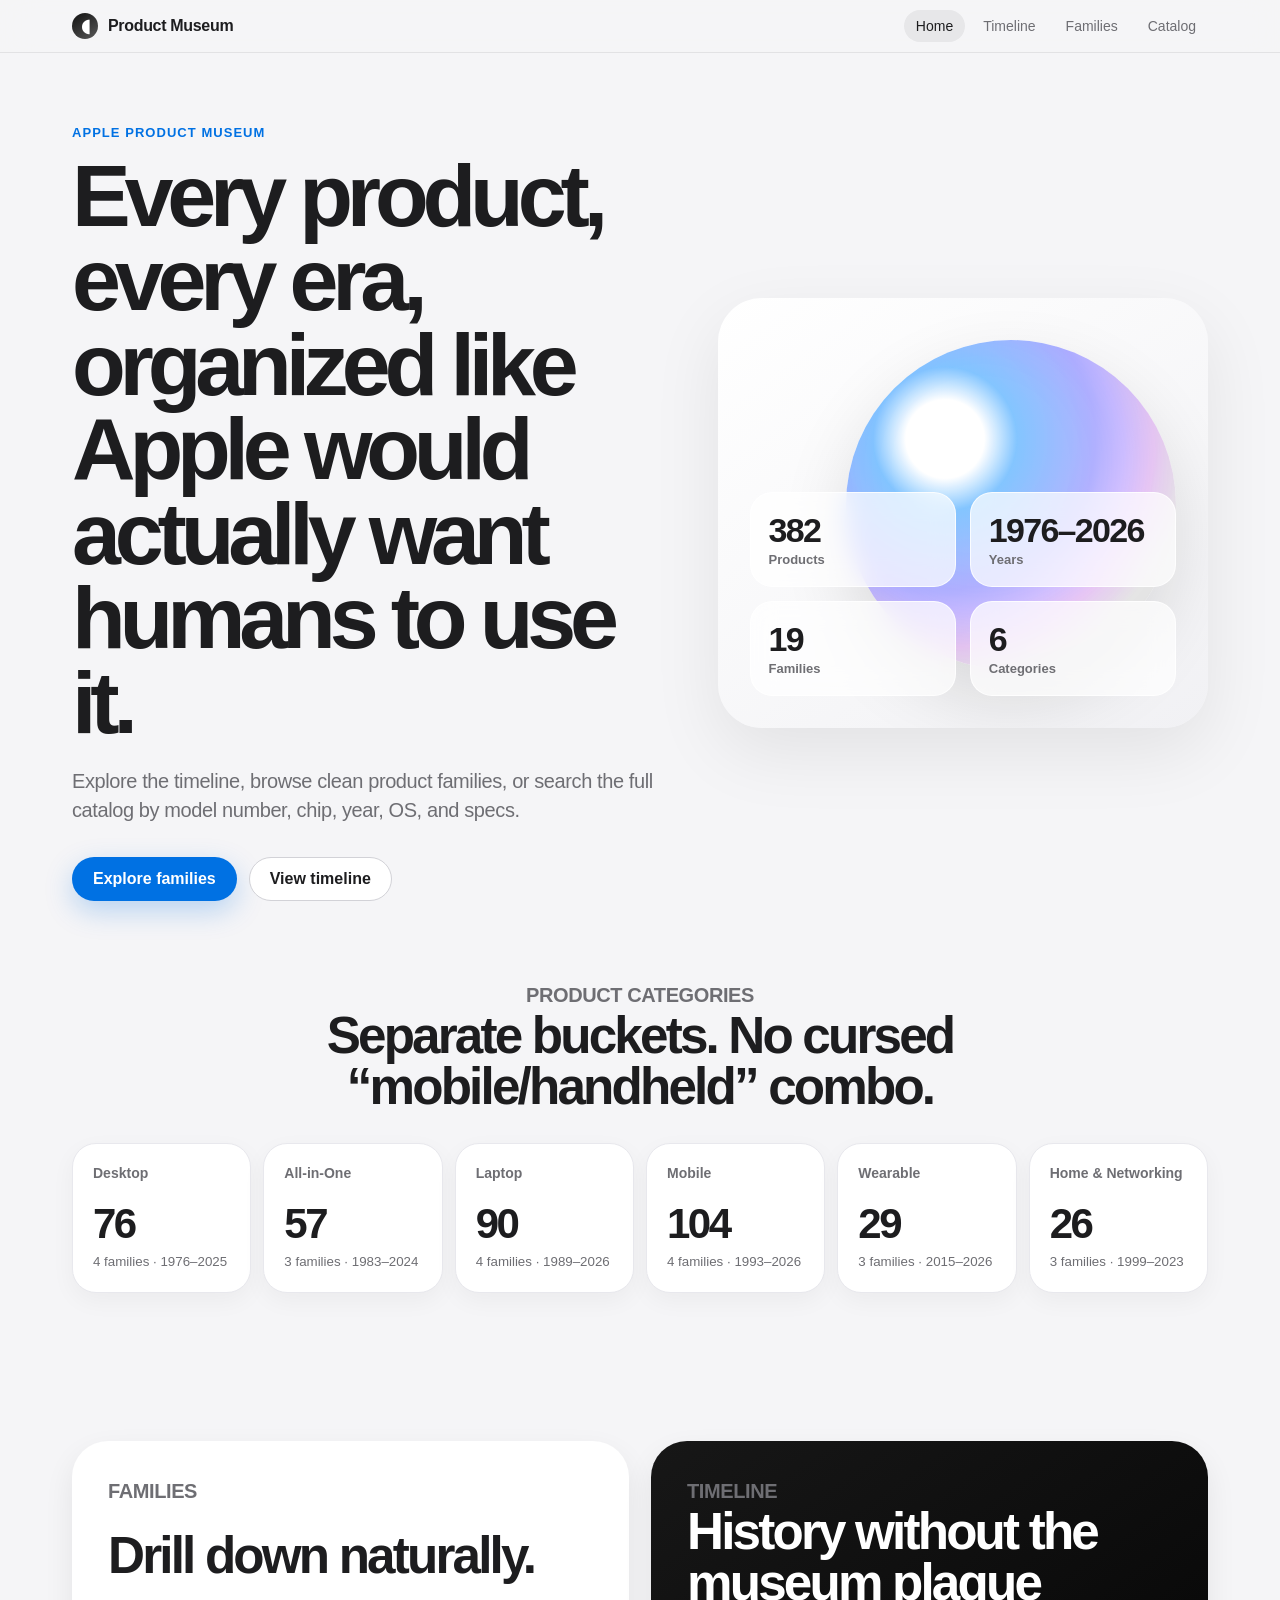
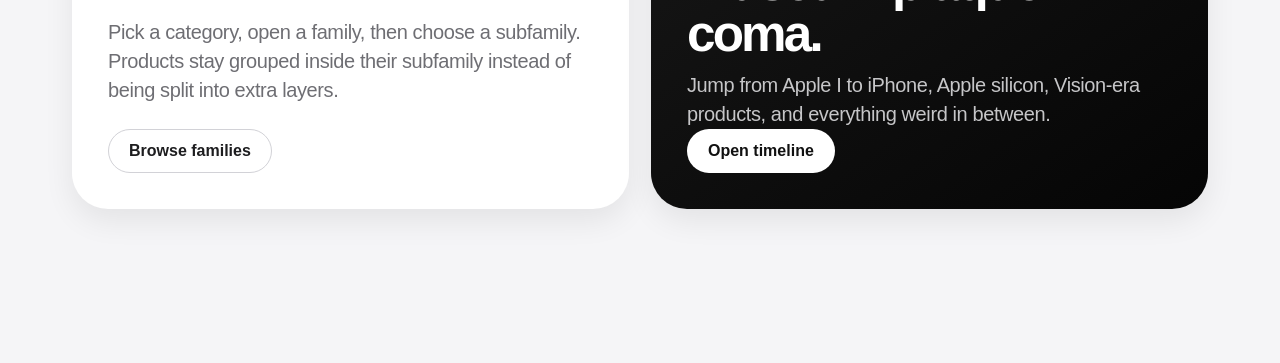
<file: index.html>
<!doctype html>
<html lang="en">
<head>
  <meta charset="utf-8" />
  <meta name="viewport" content="width=device-width, initial-scale=1" />
  <title>Apple Product Museum</title>
  <link rel="stylesheet" href="styles.css" />
</head>
<body data-page="home">
  
<header class="site-header">
  <nav class="nav">
    <a class="brand" href="index.html" aria-label="Apple Product Museum home">
      <span class="brand-mark">◖</span>
      <span>Product Museum</span>
    </a>
    <div class="nav-links">
      <a data-page="home" href="index.html">Home</a>
      <a data-page="timeline" href="timeline.html">Timeline</a>
      <a data-page="families" href="families.html">Families</a>
      <a data-page="catalog" href="catalog.html">Catalog</a>
    </div>
  </nav>
</header>

  <main>
    <section class="hero home-hero">
      <div class="hero-copy">
        <p class="eyebrow">Apple Product Museum</p>
        <h1>Every product, every era, organized like Apple would actually want humans to use it.</h1>
        <p class="hero-text">Explore the timeline, browse clean product families, or search the full catalog by model number, chip, year, OS, and specs.</p>
        <div class="hero-actions">
          <a class="button primary" href="families.html">Explore families</a>
          <a class="button secondary" href="timeline.html">View timeline</a>
        </div>
      </div>
      <div class="hero-card glass-card">
        <div class="orb"></div>
        <div class="stats-grid">
          <div><strong id="stat-products">—</strong><span>Products</span></div>
          <div><strong id="stat-years">—</strong><span>Years</span></div>
          <div><strong id="stat-families">—</strong><span>Families</span></div>
          <div><strong id="stat-categories">—</strong><span>Categories</span></div>
        </div>
      </div>
    </section>

    <section class="section slim">
      <div class="section-heading centered">
        <p class="eyebrow">Product categories</p>
        <h2>Separate buckets. No cursed “mobile/handheld” combo.</h2>
      </div>
      <div id="category-overview" class="category-overview"></div>
    </section>

    <section class="section split-feature">
      <article class="feature-card">
        <p class="eyebrow">Families</p>
        <h2>Drill down naturally.</h2>
        <p>Pick a category, open a family, then choose a subfamily. Products stay grouped inside their subfamily instead of being split into extra layers.</p>
        <a class="button secondary" href="families.html">Browse families</a>
      </article>
      <article class="feature-card dark">
        <p class="eyebrow">Timeline</p>
        <h2>History without the museum plaque coma.</h2>
        <p>Jump from Apple I to iPhone, Apple silicon, Vision-era products, and everything weird in between.</p>
        <a class="button light" href="timeline.html">Open timeline</a>
      </article>
    </section>
  </main>
  <script src="data.js"></script>
  <script src="app.js"></script>
</body>
</html>
</file>
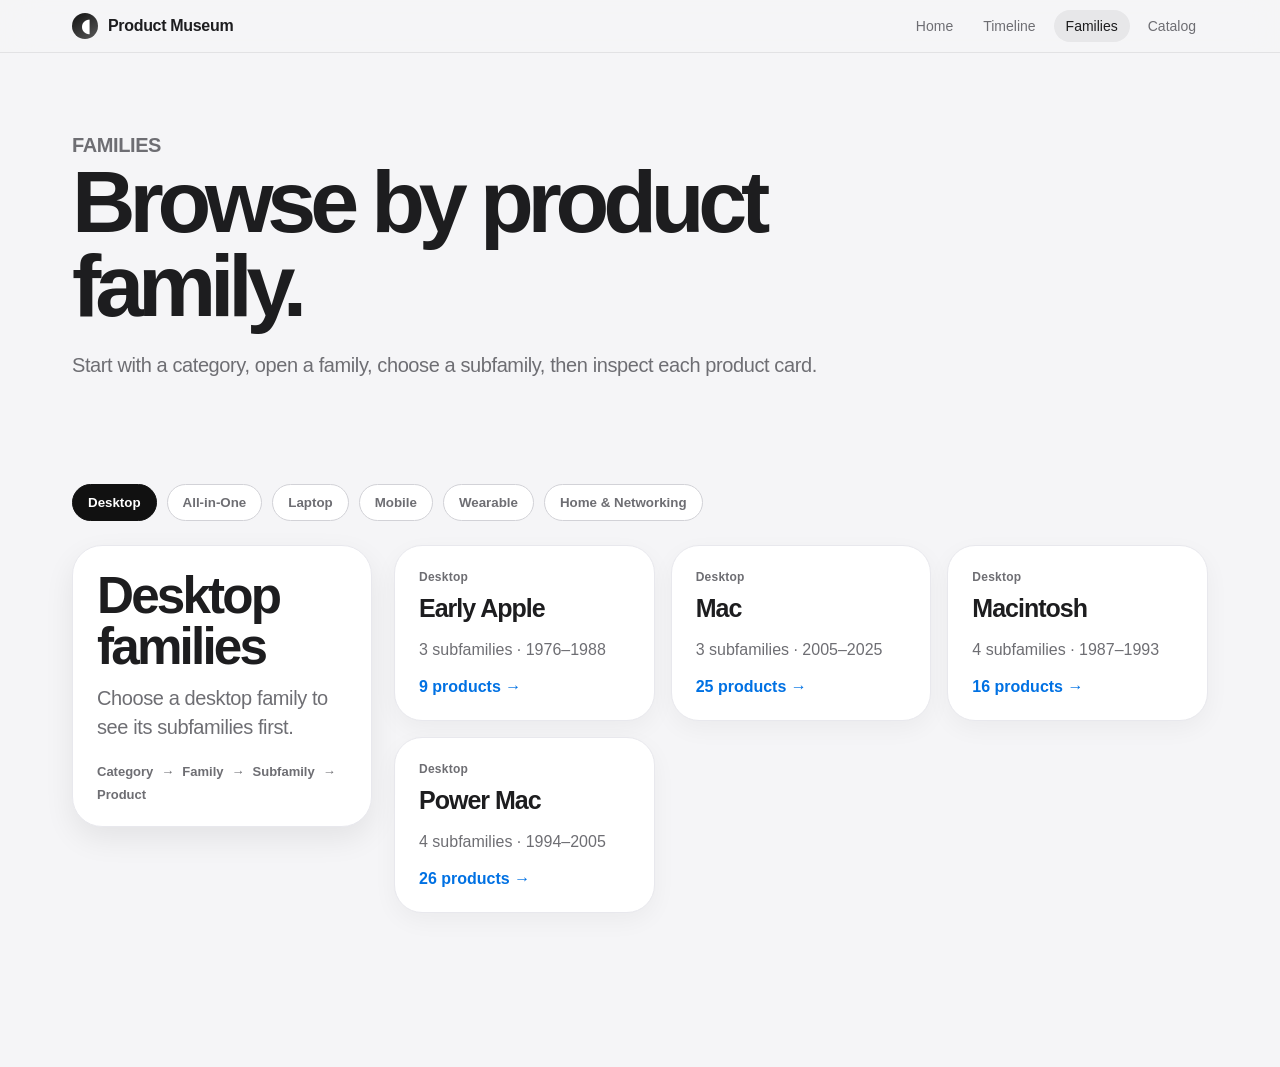
<file: families.html>
<!doctype html>
<html lang="en">
<head>
  <meta charset="utf-8" />
  <meta name="viewport" content="width=device-width, initial-scale=1" />
  <title>Families · Apple Product Museum</title>
  <link rel="stylesheet" href="styles.css" />
</head>
<body data-page="families">
  
<header class="site-header">
  <nav class="nav">
    <a class="brand" href="index.html" aria-label="Apple Product Museum home">
      <span class="brand-mark">◖</span>
      <span>Product Museum</span>
    </a>
    <div class="nav-links">
      <a data-page="home" href="index.html">Home</a>
      <a data-page="timeline" href="timeline.html">Timeline</a>
      <a data-page="families" href="families.html">Families</a>
      <a data-page="catalog" href="catalog.html">Catalog</a>
    </div>
  </nav>
</header>

  <main>
    <section class="page-hero">
      <p class="eyebrow">Families</p>
      <h1>Browse by product family.</h1>
      <p>Start with a category, open a family, choose a subfamily, then inspect each product card.</p>
    </section>

    <section class="section family-browser-section">
      <div class="category-tabs" id="category-tabs"></div>
      <div class="family-layout">
        <aside class="family-help">
          <h2 id="family-browser-title">Choose a family</h2>
          <p id="family-browser-copy">Families are grouped under Desktop, All-in-One, Laptop, Mobile, Wearable, and Home & Networking.</p>
          <div class="tiny-hierarchy">
            <span>Category</span>
            <span>→</span>
            <span>Family</span>
            <span>→</span>
            <span>Subfamily</span>
            <span>→</span>
            <span>Product</span>
          </div>
        </aside>
        <div class="family-grid" id="family-grid"></div>
      </div>
    </section>

    <section class="section hidden" id="subfamily-section">
      <div class="section-heading">
        <button class="text-button" id="back-to-families">← Back to families</button>
        <p class="eyebrow" id="family-panel-path">Family</p>
        <h2 id="family-panel-title">Subfamilies</h2>
        <p id="family-panel-copy"></p>
      </div>
      <div class="subfamily-grid" id="subfamily-grid"></div>
    </section>

    <section class="section hidden" id="products-section">
      <div class="section-heading">
        <button class="text-button" id="back-to-subfamilies">← Back to subfamilies</button>
        <p class="eyebrow" id="subfamily-panel-path">Subfamily</p>
        <h2 id="subfamily-panel-title">Products</h2>
        <p id="subfamily-panel-copy"></p>
      </div>
      <div id="generation-groups" class="generation-groups"></div>
    </section>
  </main>

  <dialog id="product-dialog" class="product-dialog">
    <button class="dialog-close" id="dialog-close" aria-label="Close">×</button>
    <div id="dialog-content"></div>
  </dialog>
  <script src="data.js"></script>
  <script src="app.js"></script>
</body>
</html>
</file>
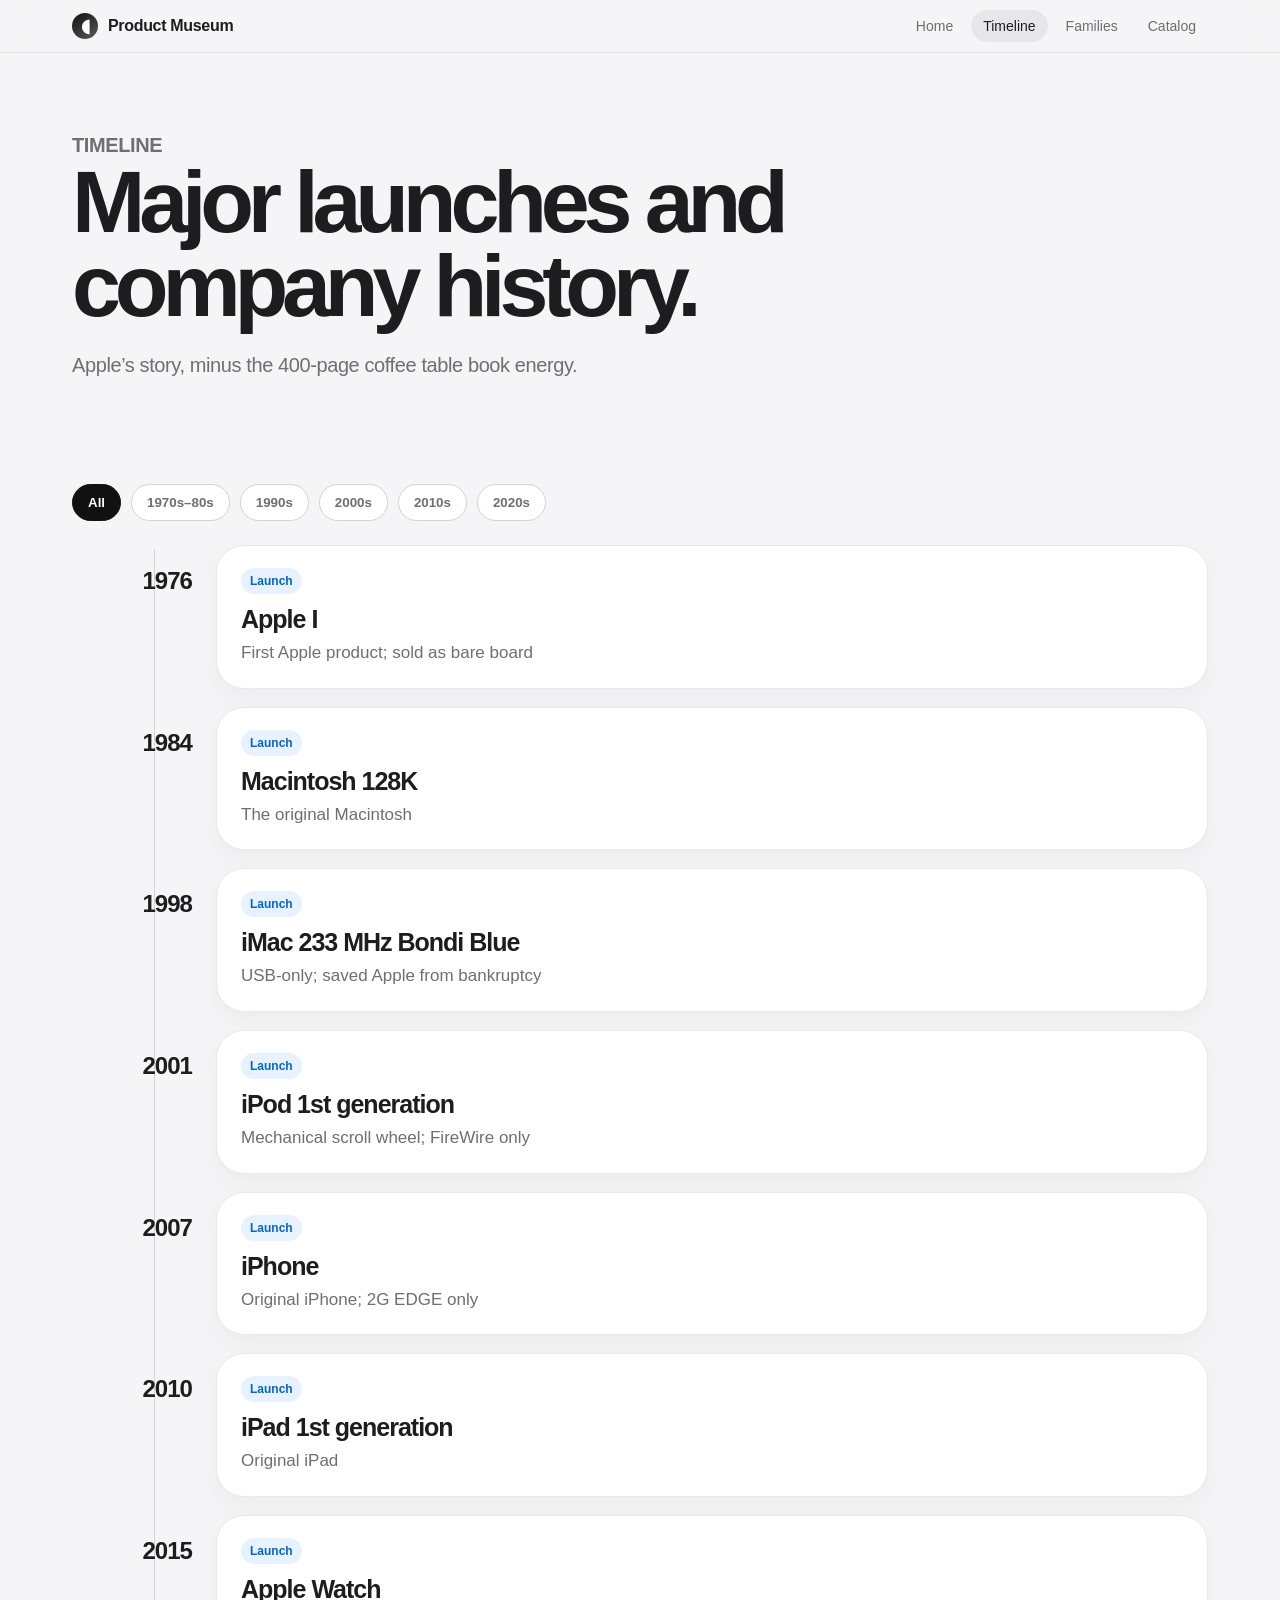
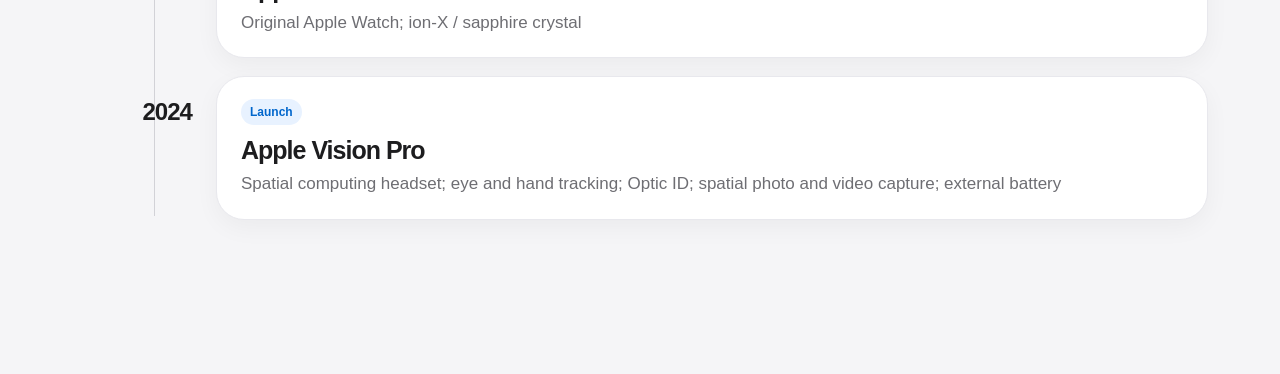
<file: timeline.html>
<!doctype html>
<html lang="en">
<head>
  <meta charset="utf-8" />
  <meta name="viewport" content="width=device-width, initial-scale=1" />
  <title>Timeline · Apple Product Museum</title>
  <link rel="stylesheet" href="styles.css" />
</head>
<body data-page="timeline">
  
<header class="site-header">
  <nav class="nav">
    <a class="brand" href="index.html" aria-label="Apple Product Museum home">
      <span class="brand-mark">◖</span>
      <span>Product Museum</span>
    </a>
    <div class="nav-links">
      <a data-page="home" href="index.html">Home</a>
      <a data-page="timeline" href="timeline.html">Timeline</a>
      <a data-page="families" href="families.html">Families</a>
      <a data-page="catalog" href="catalog.html">Catalog</a>
    </div>
  </nav>
</header>

  <main>
    <section class="page-hero">
      <p class="eyebrow">Timeline</p>
      <h1>Major launches and company history.</h1>
      <p>Apple’s story, minus the 400-page coffee table book energy.</p>
    </section>
    <section class="section">
      <div class="timeline-controls">
        <button class="pill is-active" data-era="all">All</button>
        <button class="pill" data-era="1970">1970s–80s</button>
        <button class="pill" data-era="1990">1990s</button>
        <button class="pill" data-era="2000">2000s</button>
        <button class="pill" data-era="2010">2010s</button>
        <button class="pill" data-era="2020">2020s</button>
      </div>
      <div class="timeline" id="timeline-list"></div>
    </section>
  </main>
  <dialog id="product-dialog" class="product-dialog">
    <button class="dialog-close" id="dialog-close" aria-label="Close">×</button>
    <div id="dialog-content"></div>
  </dialog>
  <script src="data.js"></script>
  <script src="app.js"></script>
</body>
</html>
</file>
<file: styles.css>
:root{
  --bg:#f5f5f7;
  --surface:#ffffff;
  --surface2:#fbfbfd;
  --text:#1d1d1f;
  --muted:#6e6e73;
  --line:#d2d2d7;
  --soft:#e8e8ed;
  --blue:#0071e3;
  --blue2:#0a84ff;
  --dark:#111111;
  --shadow:0 24px 70px rgba(0,0,0,.08);
  --shadow2:0 12px 30px rgba(0,0,0,.075);
  --radius:28px;
}
*{box-sizing:border-box}
html{scroll-behavior:smooth}
body{
  margin:0;
  font-family:-apple-system,BlinkMacSystemFont,"SF Pro Display","SF Pro Text",Segoe UI,Roboto,Helvetica,Arial,sans-serif;
  color:var(--text);
  background:var(--bg);
}
a{color:inherit;text-decoration:none}
.site-header{
  position:sticky;top:0;z-index:50;
  backdrop-filter:saturate(180%) blur(18px);
  background:rgba(245,245,247,.78);
  border-bottom:1px solid rgba(0,0,0,.08);
}
.nav{
  max-width:1180px;margin:0 auto;height:52px;
  display:flex;align-items:center;justify-content:space-between;
  padding:0 22px;
}
.brand{display:flex;align-items:center;gap:10px;font-weight:700;letter-spacing:-.02em}
.brand-mark{
  width:26px;height:26px;border-radius:50%;
  background:linear-gradient(145deg,#111,#595959);
  color:#fff;display:grid;place-items:center;font-size:18px;line-height:1;
}
.nav-links{display:flex;gap:6px;align-items:center}
.nav-links a{
  color:var(--muted);font-size:14px;padding:8px 12px;border-radius:999px;
}
.nav-links a:hover,.nav-links a.is-current{color:var(--text);background:rgba(0,0,0,.06)}
main{max-width:1180px;margin:0 auto;padding:0 22px 80px}
.hero{
  min-height:640px;display:grid;grid-template-columns:1.1fr .9fr;gap:46px;align-items:center;
  padding:72px 0 52px;
}
.home-hero h1,.page-hero h1{
  font-size:clamp(48px,7vw,88px);line-height:.96;letter-spacing:-.07em;margin:0 0 22px;
}
.eyebrow{
  color:var(--blue);font-weight:700;font-size:13px;letter-spacing:.08em;text-transform:uppercase;margin:0 0 14px;
}
.hero-text,.page-hero p,.section-heading p,.feature-card p,.family-help p{
  color:var(--muted);font-size:20px;line-height:1.45;letter-spacing:-.02em;margin:0;
}
.hero-actions{display:flex;gap:12px;margin-top:32px;flex-wrap:wrap}
.button{
  display:inline-flex;align-items:center;justify-content:center;
  border-radius:999px;padding:12px 20px;font-weight:700;border:1px solid transparent;cursor:pointer;
  transition:transform .18s ease, box-shadow .18s ease, background .18s ease;
}
.button:hover{transform:translateY(-1px)}
.button.primary{background:var(--blue);color:#fff;box-shadow:0 10px 28px rgba(0,113,227,.25)}
.button.secondary{background:#fff;color:var(--text);border-color:var(--line)}
.button.light{background:#fff;color:#111}
.button.full{width:100%}
.hero-card,.glass-card{
  position:relative;min-height:430px;border-radius:44px;background:linear-gradient(145deg,#fff,#f1f1f4);
  box-shadow:var(--shadow);overflow:hidden;padding:32px;
  display:flex;align-items:flex-end;
}
.orb{
  position:absolute;width:330px;height:330px;border-radius:50%;
  background:radial-gradient(circle at 30% 30%,#fff 0 12%,#8dc4ff 22%,#b4b4ff 46%,#f4d7ff 64%,#fff 75%);
  filter:saturate(120%);top:42px;right:32px;box-shadow:inset -30px -40px 80px rgba(0,0,0,.12),0 30px 70px rgba(0,0,0,.12);
}
.stats-grid{
  position:relative;z-index:1;width:100%;display:grid;grid-template-columns:repeat(2,1fr);gap:14px;
}
.stats-grid div{
  background:rgba(255,255,255,.72);backdrop-filter:blur(12px);
  border:1px solid rgba(255,255,255,.8);border-radius:22px;padding:18px;
}
.stats-grid strong{display:block;font-size:34px;letter-spacing:-.05em}
.stats-grid span{color:var(--muted);font-size:13px;font-weight:650}
.section{padding:74px 0}
.section.slim{padding-top:28px}
.section-heading{max-width:720px;margin-bottom:28px}
.section-heading.centered{max-width:780px;text-align:center;margin:0 auto 30px}
.section-heading h2,.feature-card h2,.family-help h2{
  font-size:clamp(34px,4vw,56px);line-height:1;letter-spacing:-.055em;margin:0 0 12px;
}
.page-hero{padding:78px 0 30px;max-width:920px}
.category-overview{display:grid;grid-template-columns:repeat(6,1fr);gap:12px}
.category-tile{
  display:block;background:var(--surface);border:1px solid var(--soft);border-radius:24px;
  padding:20px;box-shadow:0 8px 24px rgba(0,0,0,.045);min-height:150px;
  transition:transform .18s ease, box-shadow .18s ease;
}
.category-tile:hover{transform:translateY(-3px);box-shadow:var(--shadow2)}
.category-tile span{font-size:14px;font-weight:750;color:var(--muted)}
.category-tile strong{display:block;font-size:42px;letter-spacing:-.06em;margin:18px 0 4px}
.category-tile small{color:var(--muted);line-height:1.35}
.split-feature{display:grid;grid-template-columns:1fr 1fr;gap:22px}
.feature-card{
  border-radius:36px;padding:36px;background:#fff;box-shadow:var(--shadow2);
  min-height:320px;display:flex;flex-direction:column;align-items:flex-start;justify-content:space-between;
}
.feature-card.dark{background:linear-gradient(145deg,#171717,#050505);color:#fff}
.feature-card.dark p:not(.eyebrow){color:#c6c6c8}
.category-tabs,.timeline-controls{
  display:flex;gap:10px;flex-wrap:wrap;margin-bottom:24px;
}
.pill{
  border:1px solid var(--line);background:#fff;border-radius:999px;padding:10px 15px;
  color:var(--muted);font-weight:700;cursor:pointer;
}
.pill:hover,.pill.is-active{background:#111;color:#fff;border-color:#111}
.family-layout{display:grid;grid-template-columns:300px 1fr;gap:22px;align-items:start}
.family-help{
  position:sticky;top:74px;background:#fff;border:1px solid var(--soft);
  border-radius:30px;padding:24px;box-shadow:var(--shadow2);
}
.tiny-hierarchy{
  margin-top:22px;display:flex;flex-wrap:wrap;gap:8px;color:var(--muted);font-size:13px;font-weight:700;
}
.family-grid,.subfamily-grid{display:grid;grid-template-columns:repeat(3,1fr);gap:16px}
.family-card,.subfamily-card{
  background:#fff;border:1px solid var(--soft);border-radius:28px;padding:24px;
  min-height:176px;box-shadow:0 8px 24px rgba(0,0,0,.045);cursor:pointer;
  display:flex;flex-direction:column;justify-content:space-between;transition:transform .18s ease, box-shadow .18s ease;
}
.family-card:hover,.subfamily-card:hover,.product-card:hover{transform:translateY(-3px);box-shadow:var(--shadow2)}
.mini-path,.path{
  color:var(--muted);font-size:12px;font-weight:700;letter-spacing:.02em;margin-bottom:10px;
}
.family-card strong,.subfamily-card strong{font-size:25px;line-height:1.05;letter-spacing:-.04em}
.family-card p,.subfamily-card p{color:var(--muted);line-height:1.35}
.count{font-weight:800;color:var(--blue)}
.hidden{display:none!important}
.text-button{
  border:0;background:transparent;color:var(--blue);font-weight:800;padding:0;margin:0 0 18px;cursor:pointer;
}
.generation-groups{display:grid;gap:26px}
.generation-group{
  background:#fff;border:1px solid var(--soft);border-radius:34px;padding:24px;box-shadow:var(--shadow2);
}
.generation-heading{
  display:flex;justify-content:space-between;align-items:baseline;gap:20px;margin-bottom:18px;
}
.generation-heading h3{font-size:30px;letter-spacing:-.045em;margin:0}
.generation-heading span{color:var(--muted);font-weight:700}
.catalog-shell{display:grid;grid-template-columns:280px 1fr;gap:22px;align-items:start}
.filters{
  position:sticky;top:74px;background:#fff;border:1px solid var(--soft);border-radius:30px;padding:20px;box-shadow:var(--shadow2);
  display:grid;gap:14px;
}
label{display:grid;gap:8px;color:var(--muted);font-weight:750;font-size:13px}
input,select{
  width:100%;border:1px solid var(--line);border-radius:14px;padding:12px 13px;background:#fff;
  font:inherit;color:var(--text);outline:none;
}
input:focus,select:focus{border-color:var(--blue);box-shadow:0 0 0 4px rgba(0,113,227,.12)}
.result-bar{
  display:flex;justify-content:space-between;align-items:center;gap:16px;margin-bottom:16px;
  background:#fff;border:1px solid var(--soft);border-radius:22px;padding:14px 16px;
}
.product-grid{display:grid;grid-template-columns:repeat(3,1fr);gap:16px}
.product-grid.compact{grid-template-columns:repeat(3,1fr)}
.product-card{
  position:relative;background:#fff;border:1px solid var(--soft);border-radius:26px;padding:20px;min-height:210px;
  display:flex;flex-direction:column;justify-content:space-between;box-shadow:0 8px 24px rgba(0,0,0,.045);
  cursor:pointer;transition:transform .18s ease, box-shadow .18s ease;overflow:hidden;
}
.product-card.has-image{padding-right:116px}
.product-card h3{font-size:22px;line-height:1.08;letter-spacing:-.04em;margin:0 0 12px}
.product-thumb{
  position:absolute;top:16px;right:16px;width:82px;height:82px;object-fit:contain;
  border-radius:18px;background:linear-gradient(145deg,#f8f8fa,#fff);padding:8px;border:1px solid var(--soft);
}
.spec-line{color:var(--muted);line-height:1.38;margin:0 0 16px;display:-webkit-box;-webkit-line-clamp:3;-webkit-box-orient:vertical;overflow:hidden}
.chips{display:flex;flex-wrap:wrap;gap:8px}
.chip,.badge{
  display:inline-flex;align-items:center;border-radius:999px;background:#f0f0f2;color:#4c4c50;
  padding:6px 9px;font-size:12px;font-weight:800;
}
.badge{background:#e8f2ff;color:#0066cc}
.empty{background:#fff;border-radius:24px;padding:28px;color:var(--muted)}
.timeline{position:relative;display:grid;gap:18px}
.timeline:before{content:"";position:absolute;left:82px;top:4px;bottom:4px;width:1px;background:var(--line)}
.timeline-item{display:grid;grid-template-columns:120px 1fr;gap:24px;position:relative}
.timeline-year{
  font-size:24px;font-weight:850;letter-spacing:-.04em;text-align:right;padding-top:22px;
}
.timeline-body{
  background:#fff;border:1px solid var(--soft);border-radius:28px;padding:22px 24px;box-shadow:0 8px 24px rgba(0,0,0,.045);
}
.timeline-body h3{font-size:25px;line-height:1.08;letter-spacing:-.04em;margin:12px 0 8px}
.timeline-body p{color:var(--muted);font-size:17px;line-height:1.45;margin:0}
.product-dialog{
  border:0;padding:0;border-radius:34px;max-width:940px;width:min(94vw,940px);
  box-shadow:0 40px 120px rgba(0,0,0,.35);background:#fff;
}
.product-dialog::backdrop{background:rgba(0,0,0,.38);backdrop-filter:blur(8px)}
.dialog-close{
  position:absolute;top:18px;right:18px;width:34px;height:34px;border:0;border-radius:50%;
  background:#ececf0;font-size:22px;cursor:pointer;z-index:2;
}
.dialog-hero{
  position:relative;padding:34px 38px 24px;border-radius:34px 34px 0 0;
  background:linear-gradient(145deg,#f8f8fa,#fff);min-height:150px;
}
.dialog-hero.has-hero-image{padding-right:190px}
.dialog-product-image{
  position:absolute;right:64px;top:30px;width:120px;height:120px;object-fit:contain;
  border-radius:22px;background:transparent;padding:0;border:0;box-shadow:none;
}
.dialog-hero h2{font-size:44px;line-height:1;letter-spacing:-.055em;margin:0 0 12px;max-width:760px}
.dialog-hero p{color:var(--muted);font-size:18px;line-height:1.45;margin:0;max-width:760px}
.detail-grid{display:grid;grid-template-columns:repeat(2,1fr);gap:1px;background:var(--soft);padding:1px}
.detail{background:#fff;padding:15px 18px;display:grid;gap:5px}
.detail span{color:var(--muted);font-size:12px;font-weight:800;text-transform:uppercase;letter-spacing:.06em}
.detail strong{font-size:15px;line-height:1.35;font-weight:650}
.links-panel{margin:18px;border:1px solid var(--soft);border-radius:24px;padding:18px;background:#fff}
.links-panel h3{margin:0 0 16px;font-size:18px;letter-spacing:-.03em}
.link-row{display:grid;grid-template-columns:130px 1fr;gap:12px;align-items:start;margin:12px 0}
.link-row span{color:var(--muted);font-size:13px;font-weight:800}
.link-pills{display:flex;flex-wrap:wrap;gap:8px}
.link-pills a{
  display:inline-flex;align-items:center;border-radius:999px;background:#eef6ff;color:#006edb;
  padding:8px 11px;font-size:14px;font-weight:800;border:1px solid #cfe5ff;
}
.link-pills a:hover{background:#e2f0ff}
@media (max-width: 980px){
  .hero,.split-feature,.family-layout,.catalog-shell{grid-template-columns:1fr}
  .family-help,.filters{position:static}
  .category-overview,.family-grid,.subfamily-grid,.product-grid,.product-grid.compact{grid-template-columns:repeat(2,1fr)}
}
@media (max-width: 640px){
  .nav{height:auto;align-items:flex-start;gap:12px;flex-direction:column;padding:12px 18px}
  .nav-links{flex-wrap:wrap}
  main{padding:0 16px 60px}
  .hero{min-height:auto;padding:52px 0;gap:24px}
  .hero-card{min-height:340px;border-radius:32px}
  .orb{width:240px;height:240px}
  .category-overview,.family-grid,.subfamily-grid,.product-grid,.product-grid.compact,.detail-grid{grid-template-columns:1fr}
  .product-card.has-image{padding-right:20px;padding-top:112px}
  .product-thumb{left:20px;right:auto}
  .dialog-hero.has-hero-image{padding-right:38px;padding-top:165px}
  .dialog-product-image{left:38px;right:auto;top:30px;width:112px;height:112px}
  .link-row{grid-template-columns:1fr}
  .timeline:before{left:0}
  .timeline-item{grid-template-columns:1fr;gap:8px;padding-left:20px}
  .timeline-year{text-align:left;padding-top:0}
  .result-bar,.generation-heading{align-items:flex-start;flex-direction:column}
}

.color-swatches{
  display:flex;flex-wrap:wrap;gap:6px;align-items:center;margin:8px 0 12px;
}
.color-dot{
  width:16px;height:16px;border-radius:999px;display:inline-block;
  border:1px solid rgba(0,0,0,.18);box-shadow:inset 0 0 0 1px rgba(255,255,255,.35),0 1px 2px rgba(0,0,0,.12);
}
.color-more{
  display:inline-flex;align-items:center;justify-content:center;height:18px;min-width:24px;
  padding:0 6px;border-radius:999px;background:#f0f0f2;color:#5f5f64;font-size:11px;font-weight:850;
}
.detail .color-swatches{margin:2px 0 0;gap:7px}
.detail .color-dot{width:18px;height:18px}
.subfamily-card{position:relative;overflow:hidden;padding-right:104px}
.subfamily-card.has-image{padding-right:112px}
.subfamily-thumb{
  position:absolute;right:16px;top:16px;width:76px;height:76px;object-fit:contain;
  border-radius:18px;background:linear-gradient(145deg,#f8f8fa,#fff);padding:8px;border:1px solid var(--soft);
}
@media (max-width: 980px){
  .subfamily-card,.subfamily-card.has-image{padding-right:24px;padding-top:110px}
  .subfamily-thumb{left:24px;right:auto;top:20px}
}
</file>
